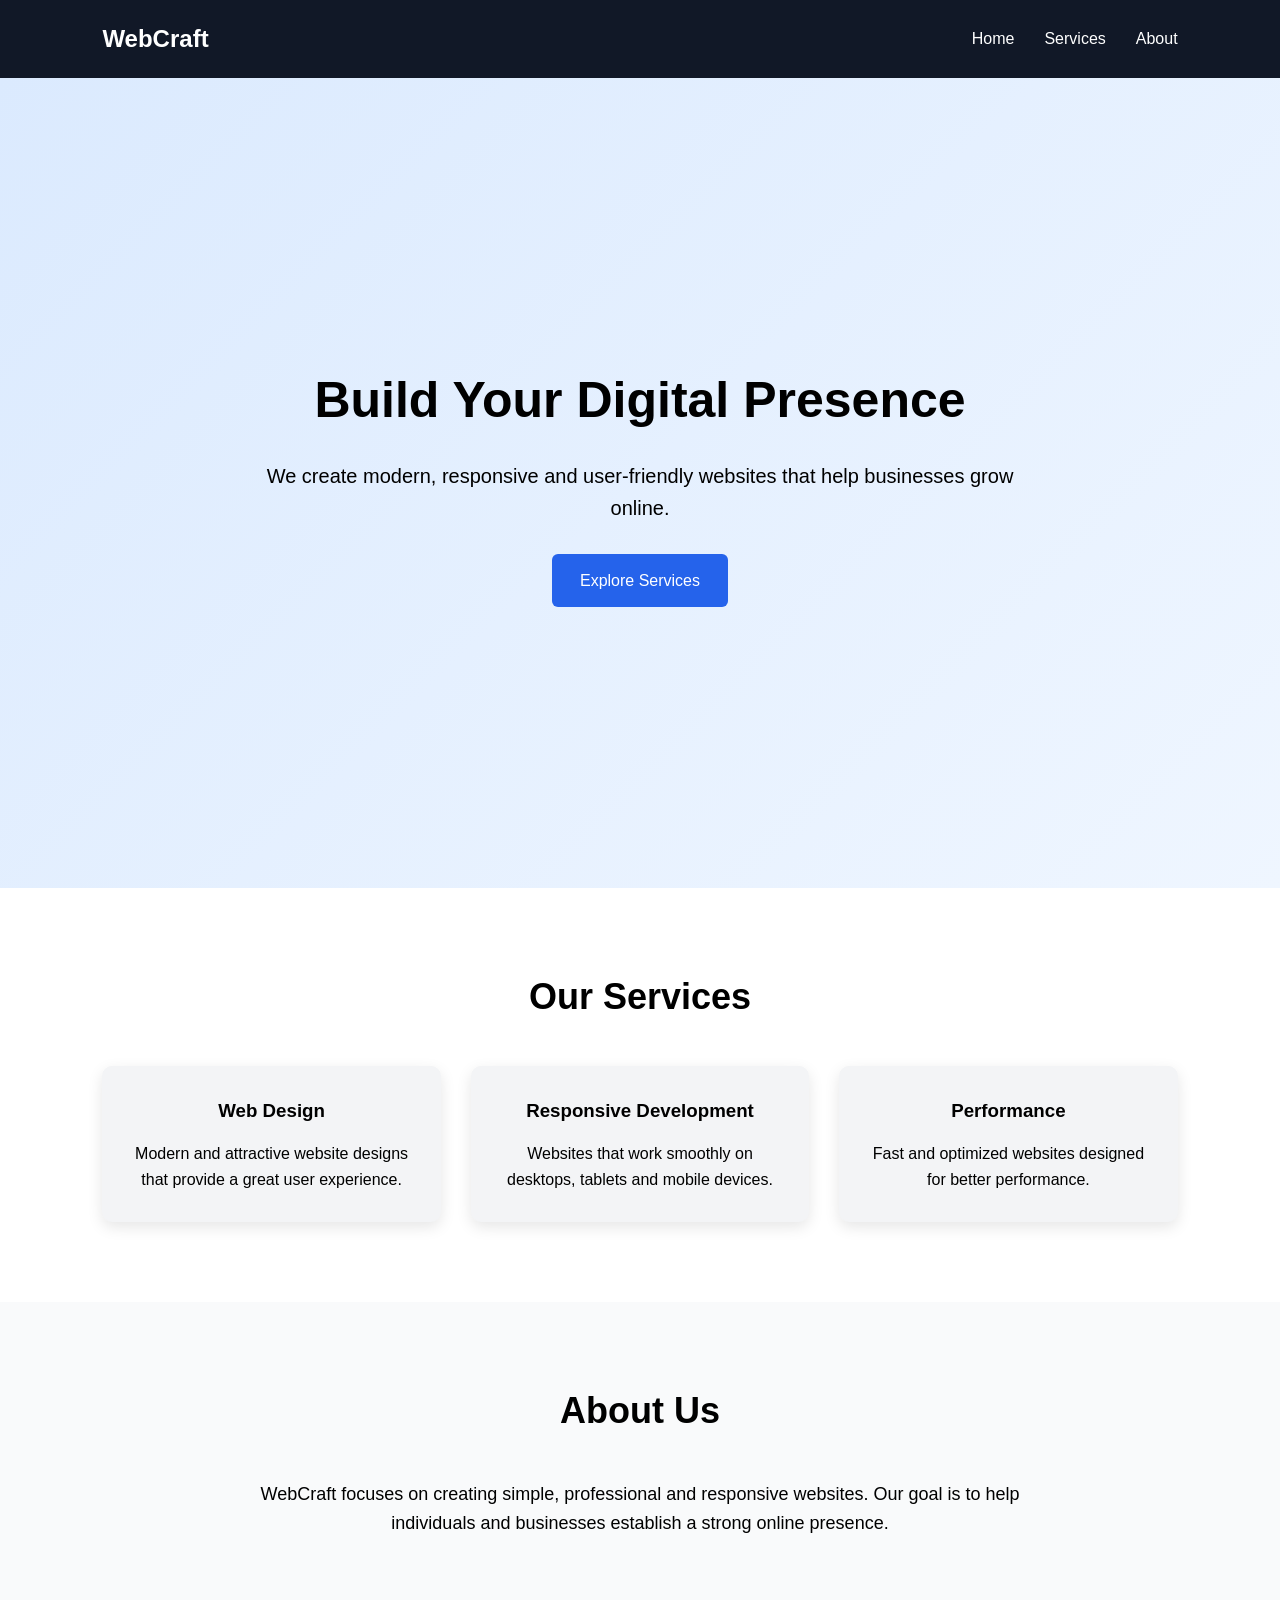
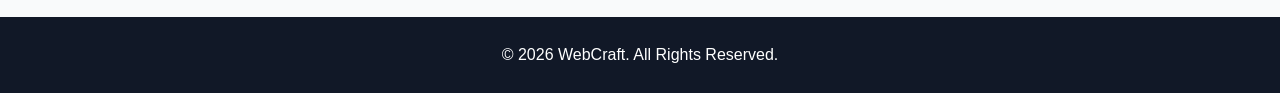
<file: WebDev-L1-LandingPage/index.html>
<!DOCTYPE html>
<html lang="en">

<head>
    <meta charset="UTF-8">
    <meta name="viewport" content="width=device-width, initial-scale=1.0">

    <title>Web Development Landing Page</title>

    <link rel="stylesheet" href="style.css">
</head>

<body>

    <!-- Navigation Bar -->
    <nav class="navbar">

        <div class="logo">
            WebCraft
        </div>

        <ul class="nav-links">
            <li><a href="#home">Home</a></li>
            <li><a href="#services">Services</a></li>
            <li><a href="#about">About</a></li>
        </ul>

    </nav>


    <!-- Hero Section -->
    <section id="home" class="hero">

        <div class="hero-content">

            <h1>Build Your Digital Presence</h1>

            <p>
                We create modern, responsive and user-friendly
                websites that help businesses grow online.
            </p>

            <a href="#services" class="cta-button">
                Explore Services
            </a>

        </div>

    </section>


    <!-- Services Section -->
    <section id="services" class="services">

        <h2>Our Services</h2>

        <div class="service-container">

            <div class="service-card">
                <h3>Web Design</h3>

                <p>
                    Modern and attractive website designs
                    that provide a great user experience.
                </p>
            </div>


            <div class="service-card">
                <h3>Responsive Development</h3>

                <p>
                    Websites that work smoothly on
                    desktops, tablets and mobile devices.
                </p>
            </div>


            <div class="service-card">
                <h3>Performance</h3>

                <p>
                    Fast and optimized websites designed
                    for better performance.
                </p>
            </div>

        </div>

    </section>


    <!-- About Section -->
    <section id="about" class="about">

        <div class="about-content">

            <h2>About Us</h2>

            <p>
                WebCraft focuses on creating simple,
                professional and responsive websites.
                Our goal is to help individuals and
                businesses establish a strong online presence.
            </p>

        </div>

    </section>


    <!-- Footer -->
    <footer>

        <p>
            © 2026 WebCraft. All Rights Reserved.
        </p>

    </footer>

</body>

</html>
</file>
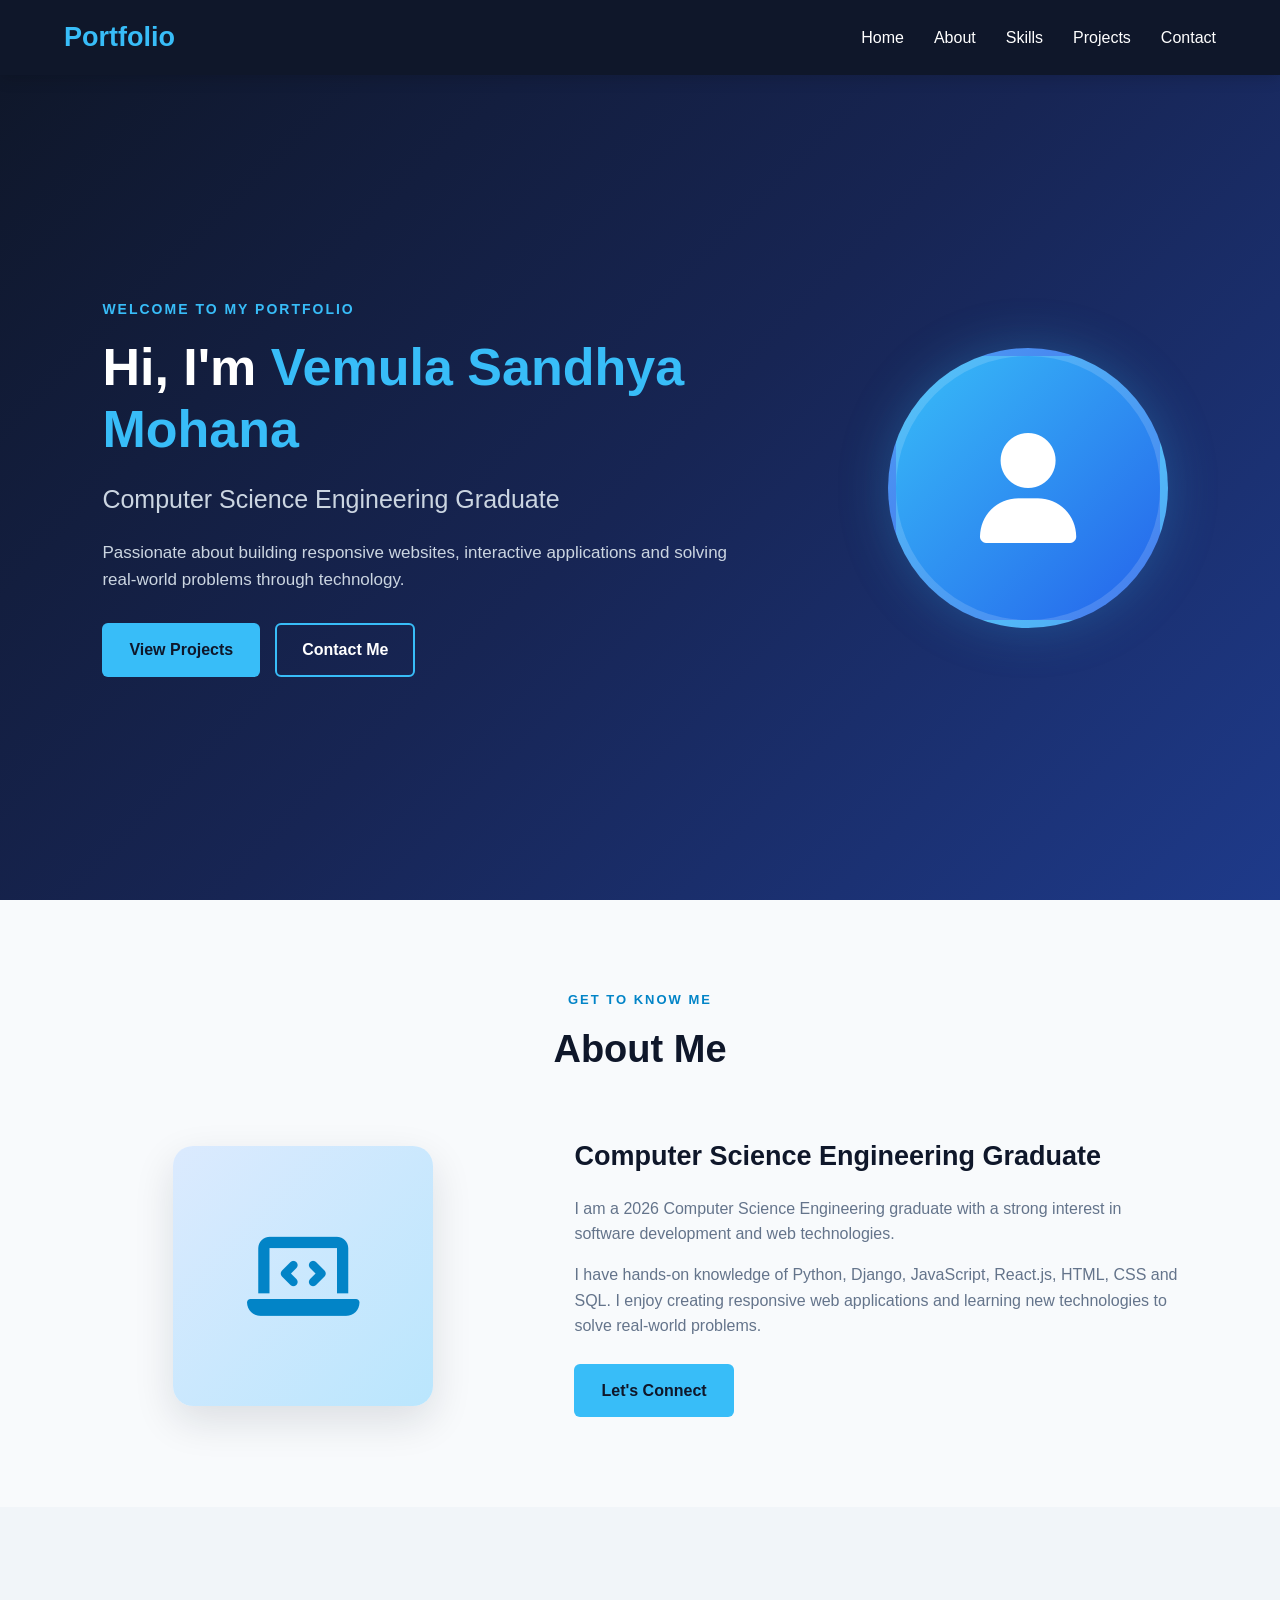
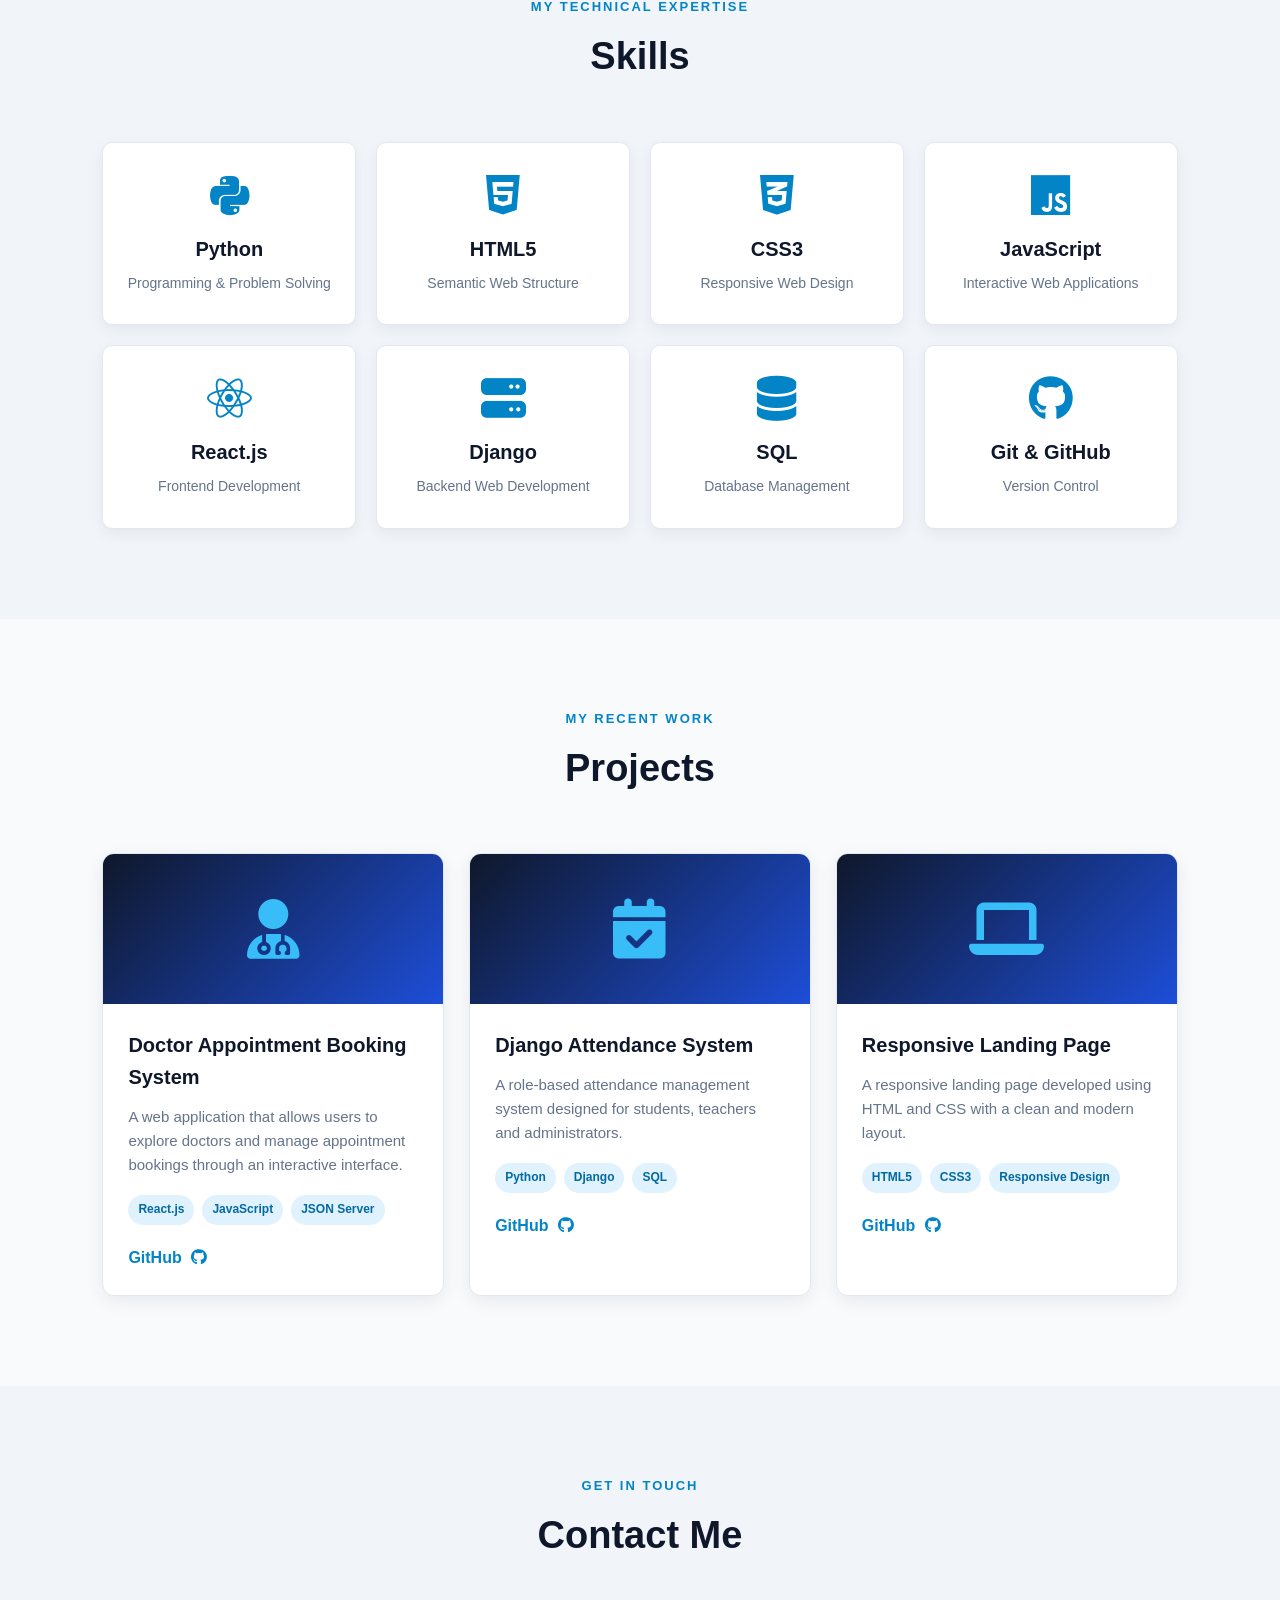
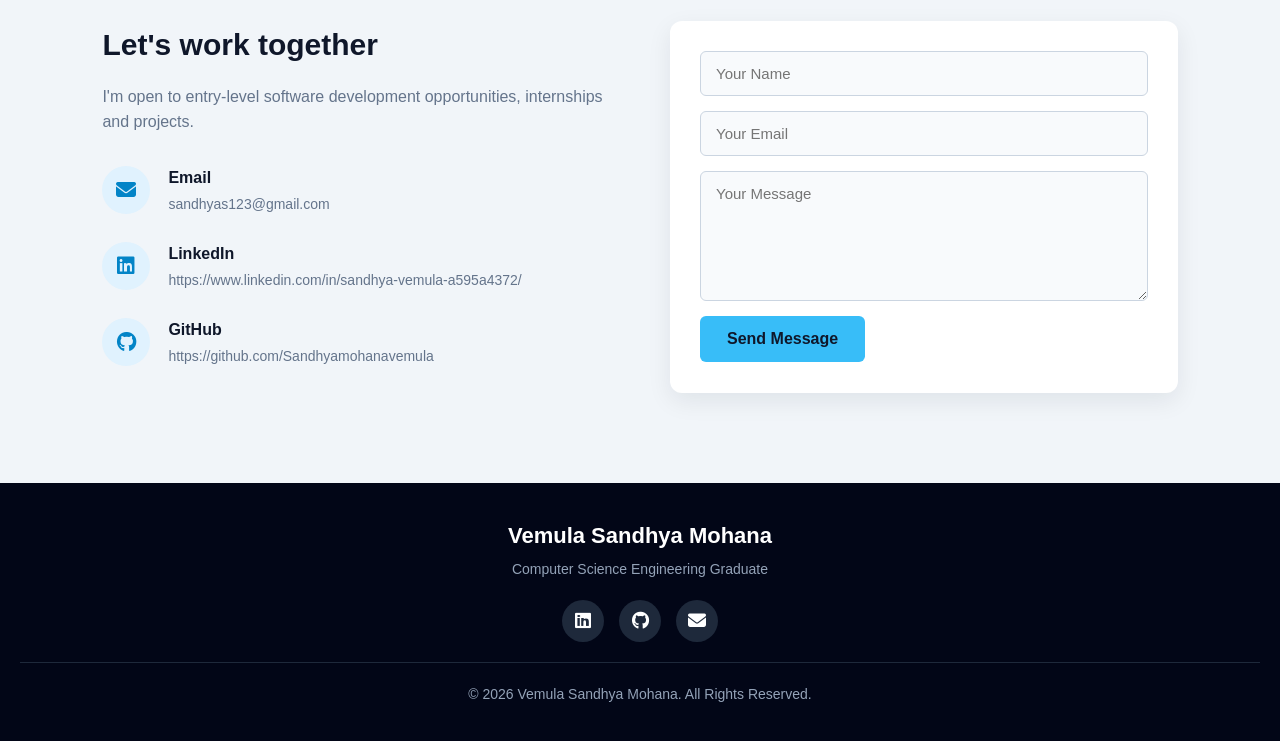
<file: WebDev-L1-PersonalPortfolio/index.html>
<!DOCTYPE html>
<html lang="en">
<head>
    <meta charset="UTF-8">
    <meta name="viewport" content="width=device-width, initial-scale=1.0">

    <title>My Portfolio | CSE Graduate</title>

    <link rel="stylesheet" href="style.css">

    <link
        rel="stylesheet"
        href="https://cdnjs.cloudflare.com/ajax/libs/font-awesome/6.5.2/css/all.min.css"
    >
</head>

<body>

    <!-- ================= NAVBAR ================= -->

    <header>
        <nav class="navbar">

            <div class="logo">
                Portfolio
            </div>

            <ul class="nav-links" id="navLinks">
                <li><a href="#home">Home</a></li>
                <li><a href="#about">About</a></li>
                <li><a href="#skills">Skills</a></li>
                <li><a href="#projects">Projects</a></li>
                <li><a href="#contact">Contact</a></li>
            </ul>

            <div class="menu-icon" id="menuIcon">
                <i class="fas fa-bars"></i>
            </div>

        </nav>
    </header>


    <!-- ================= HOME ================= -->

    <section id="home" class="hero">

        <div class="hero-content">

            <p class="welcome">WELCOME TO MY PORTFOLIO</p>

            <h1>
                Hi, I'm <span>Vemula Sandhya Mohana</span>
            </h1>

            <h2>
                Computer Science Engineering Graduate
            </h2>

            <p class="hero-description">
                Passionate about building responsive websites,
                interactive applications and solving real-world
                problems through technology.
            </p>

            <div class="hero-buttons">
                <a href="#projects" class="btn primary-btn">
                    View Projects
                </a>

                <a href="#contact" class="btn secondary-btn">
                    Contact Me
                </a>
            </div>

        </div>


        <div class="hero-image">

            <div class="profile-circle">
                <i class="fas fa-user"></i>
            </div>

        </div>

    </section>


    <!-- ================= ABOUT ================= -->

    <section id="about" class="section">

        <div class="section-title">
            <p>GET TO KNOW ME</p>
            <h2>About Me</h2>
        </div>

        <div class="about-container">

            <div class="about-image">

                <div class="about-avatar">
                    <i class="fas fa-laptop-code"></i>
                </div>

            </div>

            <div class="about-content">

                <h3>
                    Computer Science Engineering Graduate
                </h3>

                <p>
                    I am a 2026 Computer Science Engineering graduate
                    with a strong interest in software development and
                    web technologies.
                </p>

                <p>
                    I have hands-on knowledge of Python, Django,
                    JavaScript, React.js, HTML, CSS and SQL. I enjoy
                    creating responsive web applications and learning
                    new technologies to solve real-world problems.
                </p>

                <a href="#contact" class="btn primary-btn">
                    Let's Connect
                </a>

            </div>

        </div>

    </section>


    <!-- ================= SKILLS ================= -->

    <section id="skills" class="section skills-section">

        <div class="section-title">
            <p>MY TECHNICAL EXPERTISE</p>
            <h2>Skills</h2>
        </div>

        <div class="skills-container">

            <div class="skill-card">
                <i class="fab fa-python"></i>
                <h3>Python</h3>
                <p>Programming & Problem Solving</p>
            </div>

            <div class="skill-card">
                <i class="fab fa-html5"></i>
                <h3>HTML5</h3>
                <p>Semantic Web Structure</p>
            </div>

            <div class="skill-card">
                <i class="fab fa-css3-alt"></i>
                <h3>CSS3</h3>
                <p>Responsive Web Design</p>
            </div>

            <div class="skill-card">
                <i class="fab fa-js"></i>
                <h3>JavaScript</h3>
                <p>Interactive Web Applications</p>
            </div>

            <div class="skill-card">
                <i class="fab fa-react"></i>
                <h3>React.js</h3>
                <p>Frontend Development</p>
            </div>

            <div class="skill-card">
                <i class="fas fa-server"></i>
                <h3>Django</h3>
                <p>Backend Web Development</p>
            </div>

            <div class="skill-card">
                <i class="fas fa-database"></i>
                <h3>SQL</h3>
                <p>Database Management</p>
            </div>

            <div class="skill-card">
                <i class="fab fa-github"></i>
                <h3>Git & GitHub</h3>
                <p>Version Control</p>
            </div>

        </div>

    </section>


    <!-- ================= PROJECTS ================= -->

    <section id="projects" class="section">

        <div class="section-title">
            <p>MY RECENT WORK</p>
            <h2>Projects</h2>
        </div>

        <div class="projects-container">

            <!-- Project 1 -->

            <div class="project-card">

                <div class="project-icon">
                    <i class="fas fa-user-md"></i>
                </div>

                <div class="project-content">

                    <h3>
                        Doctor Appointment Booking System
                    </h3>

                    <p>
                        A web application that allows users to
                        explore doctors and manage appointment
                        bookings through an interactive interface.
                    </p>

                    <div class="project-tech">
                        <span>React.js</span>
                        <span>JavaScript</span>
                        <span>JSON Server</span>
                    </div>

                    <a href="#" class="project-link">
                        GitHub <i class="fab fa-github"></i>
                    </a>

                </div>

            </div>


            <!-- Project 2 -->

            <div class="project-card">

                <div class="project-icon">
                    <i class="fas fa-calendar-check"></i>
                </div>

                <div class="project-content">

                    <h3>
                        Django Attendance System
                    </h3>

                    <p>
                        A role-based attendance management system
                        designed for students, teachers and
                        administrators.
                    </p>

                    <div class="project-tech">
                        <span>Python</span>
                        <span>Django</span>
                        <span>SQL</span>
                    </div>

                    <a href="#" class="project-link">
                        GitHub <i class="fab fa-github"></i>
                    </a>

                </div>

            </div>


            <!-- Project 3 -->

            <div class="project-card">

                <div class="project-icon">
                    <i class="fas fa-laptop"></i>
                </div>

                <div class="project-content">

                    <h3>
                        Responsive Landing Page
                    </h3>

                    <p>
                        A responsive landing page developed using
                        HTML and CSS with a clean and modern layout.
                    </p>

                    <div class="project-tech">
                        <span>HTML5</span>
                        <span>CSS3</span>
                        <span>Responsive Design</span>
                    </div>

                    <a href="#" class="project-link">
                        GitHub <i class="fab fa-github"></i>
                    </a>

                </div>

            </div>

        </div>

    </section>


    <!-- ================= CONTACT ================= -->

    <section id="contact" class="section contact-section">

        <div class="section-title">
            <p>GET IN TOUCH</p>
            <h2>Contact Me</h2>
        </div>

        <div class="contact-container">

            <div class="contact-info">

                <h3>
                    Let's work together
                </h3>

                <p>
                    I'm open to entry-level software development
                    opportunities, internships and projects.
                </p>


                <div class="contact-item">

                    <i class="fas fa-envelope"></i>

                    <div>
                        <h4>Email</h4>
                        <p>sandhyas123@gmail.com</p>
                    </div>

                </div>


                <div class="contact-item">

                    <i class="fab fa-linkedin"></i>

                    <div>
                        <h4>LinkedIn</h4>
                        <p>https://www.linkedin.com/in/sandhya-vemula-a595a4372/</p>
                    </div>

                </div>


                <div class="contact-item">

                    <i class="fab fa-github"></i>

                    <div>
                        <h4>GitHub</h4>
                        <p>https://github.com/Sandhyamohanavemula</p>
                    </div>

                </div>

            </div>


            <div class="contact-form">

                <form>

                    <input
                        type="text"
                        placeholder="Your Name"
                        required
                    >

                    <input
                        type="email"
                        placeholder="Your Email"
                        required
                    >

                    <textarea
                        rows="6"
                        placeholder="Your Message"
                        required
                    ></textarea>

                    <button type="submit" class="btn primary-btn">
                        Send Message
                    </button>

                </form>

            </div>

        </div>

    </section>


    <!-- ================= FOOTER ================= -->

    <footer>

        <div class="footer-content">

            <h3>Vemula Sandhya Mohana</h3>

            <p>
                Computer Science Engineering Graduate
            </p>

            <div class="social-links">

                <a href="#">
                    <i class="fab fa-linkedin"></i>
                </a>

                <a href="#">
                    <i class="fab fa-github"></i>
                </a>

                <a href="mailto:sandhyas123@gmail.com">
                    <i class="fas fa-envelope"></i>
                </a>

            </div>

            <p class="copyright">
                © 2026 Vemula Sandhya Mohana. All Rights Reserved.
            </p>

        </div>

    </footer>


    <!-- ================= JAVASCRIPT ================= -->

    <script>

        const menuIcon = document.getElementById("menuIcon");
        const navLinks = document.getElementById("navLinks");

        menuIcon.addEventListener("click", function () {

            navLinks.classList.toggle("active");

        });


        document.querySelectorAll(".nav-links a").forEach(function(link) {

            link.addEventListener("click", function() {

                navLinks.classList.remove("active");

            });

        });

    </script>

</body>
</html>
</file>
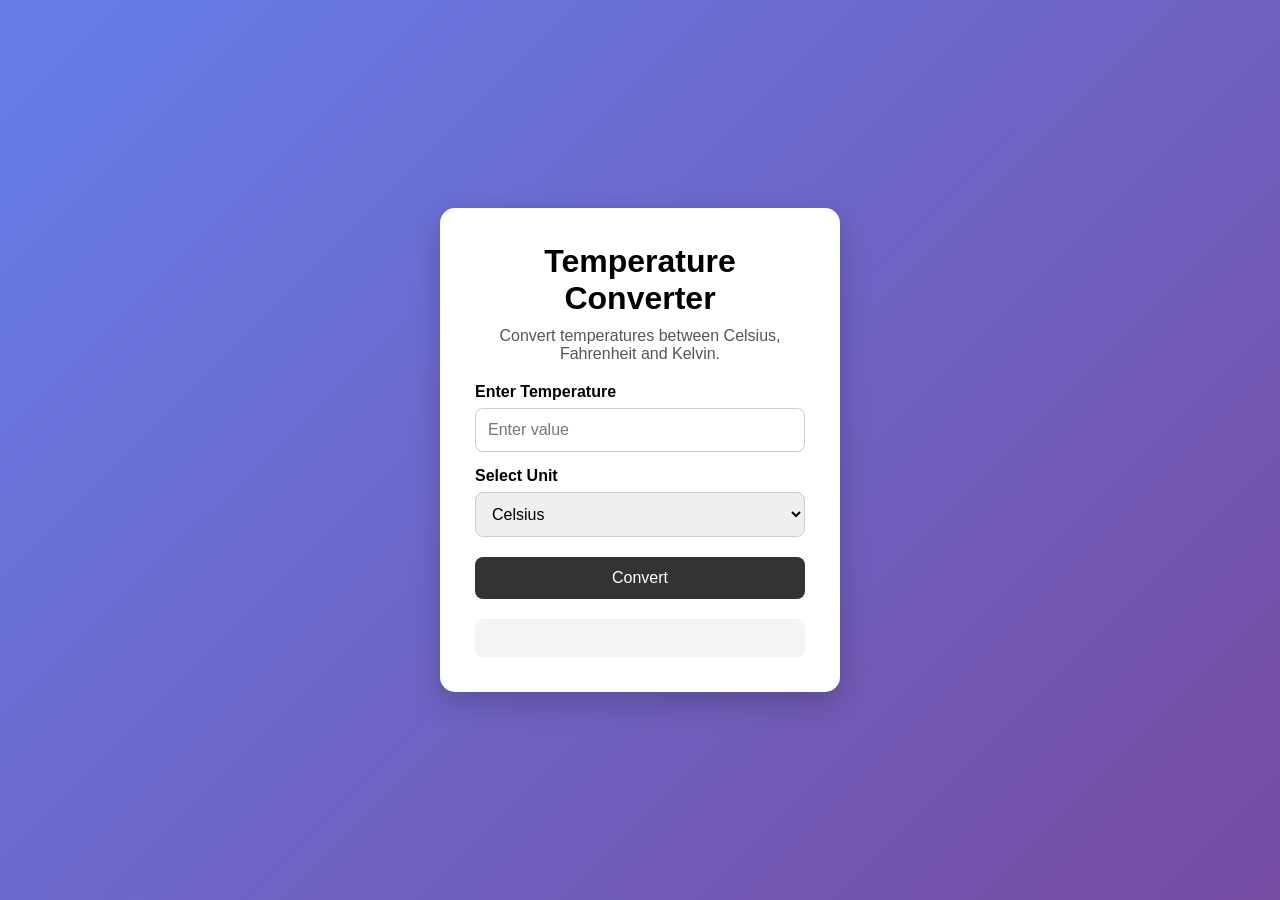
<file: WebDev-L1-Task3-TemperatureConverter/index.html>
<!DOCTYPE html>
<html lang="en">
<head>
    <meta charset="UTF-8">
    <meta name="viewport" content="width=device-width, initial-scale=1.0">
    <title>Temperature Converter</title>
    <link rel="stylesheet" href="style.css">
</head>
<body>

    <div class="converter">
        <h1>Temperature Converter</h1>
        <p>Convert temperatures between Celsius, Fahrenheit and Kelvin.</p>

        <label for="temperature">Enter Temperature</label>
        <input type="number" id="temperature" placeholder="Enter value">

        <label for="unit">Select Unit</label>
        <select id="unit">
            <option value="Celsius">Celsius</option>
            <option value="Fahrenheit">Fahrenheit</option>
            <option value="Kelvin">Kelvin</option>
        </select>

        <button onclick="convertTemperature()">Convert</button>

        <div id="error"></div>

        <div id="result">
            <p id="celsius"></p>
            <p id="fahrenheit"></p>
            <p id="kelvin"></p>
        </div>
    </div>

    <script src="script.js"></script>
</body>
</html>
</file>
<file: WebDev-L1-LandingPage/style.css>
* {
    margin: 0;
    padding: 0;
    box-sizing: border-box;
}

html {
    scroll-behavior: smooth;
}

body {
    font-family: Arial, sans-serif;
    line-height: 1.6;
}


/* Navigation */

.navbar {
    position: sticky;
    top: 0;

    display: flex;
    justify-content: space-between;
    align-items: center;

    padding: 20px 8%;

    background-color: #111827;
    color: white;

    z-index: 1000;
}

.logo {
    font-size: 24px;
    font-weight: bold;
}

.nav-links {
    display: flex;
    list-style: none;
    gap: 30px;
}

.nav-links a {
    color: white;
    text-decoration: none;
    font-size: 16px;
}

.nav-links a:hover {
    color: #60a5fa;
}


/* Hero */

.hero {
    min-height: 90vh;

    display: flex;
    justify-content: center;
    align-items: center;

    text-align: center;

    padding: 40px 20px;

    background: linear-gradient(
        135deg,
        #dbeafe,
        #eff6ff
    );
}

.hero-content {
    max-width: 800px;
}

.hero h1 {
    font-size: 50px;
    margin-bottom: 20px;
}

.hero p {
    font-size: 20px;
    margin-bottom: 30px;
}

.cta-button {
    display: inline-block;

    padding: 14px 28px;

    background-color: #2563eb;
    color: white;

    text-decoration: none;

    border-radius: 6px;
}

.cta-button:hover {
    background-color: #1d4ed8;
}


/* Services */

.services {
    padding: 80px 8%;
    text-align: center;
}

.services h2,
.about h2 {
    font-size: 36px;
    margin-bottom: 40px;
}

.service-container {
    display: grid;

    grid-template-columns:
        repeat(3, 1fr);

    gap: 30px;
}

.service-card {
    padding: 30px;

    border-radius: 10px;

    background-color: #f3f4f6;

    box-shadow:
        0 5px 15px rgba(0, 0, 0, 0.1);
}

.service-card h3 {
    margin-bottom: 15px;
}


/* About */

.about {
    padding: 80px 8%;

    background-color: #f9fafb;

    text-align: center;
}

.about-content {
    max-width: 800px;
    margin: auto;
}

.about p {
    font-size: 18px;
}


/* Footer */

footer {
    padding: 25px;

    text-align: center;

    background-color: #111827;
    color: white;
}


/* Responsive Design */

@media (max-width: 768px) {

    .navbar {
        flex-direction: column;
        gap: 15px;
    }

    .hero h1 {
        font-size: 36px;
    }

    .service-container {
        grid-template-columns: 1fr;
    }

    .nav-links {
        gap: 15px;
    }
}
</file>
<file: WebDev-L1-PersonalPortfolio/style.css>
/* =====================================================
   RESET & GLOBAL STYLES
===================================================== */

* {
    margin: 0;
    padding: 0;
    box-sizing: border-box;
}

html {
    scroll-behavior: smooth;
}

body {
    font-family: "Segoe UI", Arial, sans-serif;
    background: #f8fafc;
    color: #1e293b;
    line-height: 1.6;
}

a {
    text-decoration: none;
}

ul {
    list-style: none;
}

section {
    scroll-margin-top: 80px;
}


/* =====================================================
   NAVBAR
===================================================== */

header {
    position: sticky;
    top: 0;
    z-index: 1000;

    background: #0f172a;

    box-shadow: 0 3px 15px rgba(0, 0, 0, 0.15);
}

.navbar {
    width: 90%;
    max-width: 1200px;
    min-height: 75px;

    margin: auto;

    display: flex;
    align-items: center;
    justify-content: space-between;
}

.logo {
    font-size: 27px;
    font-weight: 700;
    color: #38bdf8;
}

.nav-links {
    display: flex;
    align-items: center;
    gap: 30px;
}

.nav-links li a {
    position: relative;

    color: #ffffff;
    font-size: 16px;
    font-weight: 500;

    transition: 0.3s ease;
}

.nav-links li a::after {
    content: "";

    position: absolute;
    left: 0;
    bottom: -7px;

    width: 0;
    height: 2px;

    background: #38bdf8;

    transition: 0.3s ease;
}

.nav-links li a:hover {
    color: #38bdf8;
}

.nav-links li a:hover::after {
    width: 100%;
}

.menu-icon {
    display: none;

    color: white;
    font-size: 25px;

    cursor: pointer;
}


/* =====================================================
   HERO SECTION
===================================================== */

.hero {
    min-height: calc(100vh - 75px);

    width: 100%;

    padding: 80px 8%;

    display: flex;
    align-items: center;
    justify-content: space-between;

    gap: 60px;

    background:
        linear-gradient(
            135deg,
            #0f172a,
            #172554,
            #1e3a8a
        );

    color: white;
}

.hero-content {
    max-width: 700px;
}

.welcome {
    color: #38bdf8;

    font-size: 14px;
    font-weight: 700;

    letter-spacing: 2px;

    margin-bottom: 15px;
}

.hero h1 {
    font-size: 52px;
    line-height: 1.2;

    margin-bottom: 18px;
}

.hero h1 span {
    color: #38bdf8;
}

.hero h2 {
    font-size: 25px;

    font-weight: 500;

    color: #cbd5e1;

    margin-bottom: 20px;
}

.hero-description {
    max-width: 650px;

    color: #cbd5e1;

    font-size: 17px;

    margin-bottom: 30px;
}


/* =====================================================
   BUTTONS
===================================================== */

.hero-buttons {
    display: flex;

    gap: 15px;

    flex-wrap: wrap;
}

.btn {
    display: inline-block;

    padding: 12px 25px;

    border-radius: 6px;

    font-size: 16px;
    font-weight: 600;

    border: 2px solid transparent;

    cursor: pointer;

    transition: all 0.3s ease;
}

.primary-btn {
    background: #38bdf8;
    color: #0f172a;
}

.primary-btn:hover {
    background: #ffffff;

    transform: translateY(-3px);

    box-shadow:
        0 8px 20px rgba(56, 189, 248, 0.25);
}

.secondary-btn {
    background: transparent;

    color: white;

    border-color: #38bdf8;
}

.secondary-btn:hover {
    background: #38bdf8;

    color: #0f172a;

    transform: translateY(-3px);
}


/* =====================================================
   HERO IMAGE / PROFILE
===================================================== */

.hero-image {
    display: flex;

    justify-content: center;
    align-items: center;

    min-width: 300px;
}

.profile-circle {
    width: 280px;
    height: 280px;

    border-radius: 50%;

    display: flex;
    justify-content: center;
    align-items: center;

    background:
        linear-gradient(
            135deg,
            #38bdf8,
            #2563eb
        );

    border: 8px solid rgba(255, 255, 255, 0.15);

    box-shadow:
        0 0 50px rgba(56, 189, 248, 0.25);
}

.profile-circle i {
    font-size: 110px;

    color: white;
}


/* =====================================================
   GENERAL SECTIONS
===================================================== */

.section {
    padding: 90px 8%;
}

.section-title {
    text-align: center;

    margin-bottom: 55px;
}

.section-title p {
    color: #0284c7;

    font-size: 13px;
    font-weight: 700;

    letter-spacing: 2px;

    margin-bottom: 8px;
}

.section-title h2 {
    font-size: 38px;

    color: #0f172a;
}


/* =====================================================
   ABOUT SECTION
===================================================== */

.about-container {
    max-width: 1100px;

    margin: auto;

    display: grid;

    grid-template-columns: 0.8fr 1.2fr;

    gap: 70px;

    align-items: center;
}

.about-image {
    display: flex;

    justify-content: center;
    align-items: center;
}

.about-avatar {
    width: 260px;
    height: 260px;

    border-radius: 20px;

    display: flex;
    justify-content: center;
    align-items: center;

    background:
        linear-gradient(
            135deg,
            #dbeafe,
            #bae6fd
        );

    box-shadow:
        0 15px 40px rgba(15, 23, 42, 0.12);
}

.about-avatar i {
    font-size: 90px;

    color: #0284c7;
}

.about-content h3 {
    font-size: 27px;

    color: #0f172a;

    margin-bottom: 18px;
}

.about-content p {
    color: #64748b;

    margin-bottom: 15px;

    font-size: 16px;
}

.about-content .btn {
    margin-top: 10px;
}


/* =====================================================
   SKILLS SECTION
===================================================== */

.skills-section {
    background: #f1f5f9;
}

.skills-container {
    max-width: 1100px;

    margin: auto;

    display: grid;

    grid-template-columns:
        repeat(4, 1fr);

    gap: 20px;
}

.skill-card {
    background: white;

    padding: 30px 20px;

    text-align: center;

    border-radius: 10px;

    border: 1px solid #e2e8f0;

    box-shadow:
        0 5px 15px rgba(15, 23, 42, 0.06);

    transition: all 0.3s ease;
}

.skill-card:hover {
    transform: translateY(-7px);

    border-color: #38bdf8;

    box-shadow:
        0 12px 25px rgba(15, 23, 42, 0.12);
}

.skill-card i {
    font-size: 45px;

    color: #0284c7;

    margin-bottom: 15px;
}

.skill-card h3 {
    font-size: 20px;

    color: #0f172a;

    margin-bottom: 7px;
}

.skill-card p {
    color: #64748b;

    font-size: 14px;
}


/* =====================================================
   PROJECTS SECTION
===================================================== */

.projects-container {
    max-width: 1100px;

    margin: auto;

    display: grid;

    grid-template-columns:
        repeat(3, 1fr);

    gap: 25px;
}

.project-card {
    background: white;

    border-radius: 12px;

    overflow: hidden;

    border: 1px solid #e2e8f0;

    box-shadow:
        0 5px 18px rgba(15, 23, 42, 0.07);

    transition: all 0.3s ease;
}

.project-card:hover {
    transform: translateY(-8px);

    box-shadow:
        0 15px 30px rgba(15, 23, 42, 0.14);
}

.project-icon {
    height: 150px;

    display: flex;
    justify-content: center;
    align-items: center;

    background:
        linear-gradient(
            135deg,
            #0f172a,
            #1d4ed8
        );

    color: #38bdf8;
}

.project-icon i {
    font-size: 60px;
}

.project-content {
    padding: 25px;
}

.project-content h3 {
    font-size: 20px;

    color: #0f172a;

    margin-bottom: 12px;
}

.project-content p {
    color: #64748b;

    font-size: 15px;

    margin-bottom: 18px;
}

.project-tech {
    display: flex;

    flex-wrap: wrap;

    gap: 8px;

    margin-bottom: 20px;
}

.project-tech span {
    padding: 5px 10px;

    background: #e0f2fe;

    color: #0369a1;

    border-radius: 20px;

    font-size: 12px;

    font-weight: 600;
}

.project-link {
    color: #0284c7;

    font-weight: 600;

    transition: 0.3s;
}

.project-link:hover {
    color: #0f172a;
}

.project-link i {
    margin-left: 5px;
}


/* =====================================================
   CONTACT SECTION
===================================================== */

.contact-section {
    background: #f1f5f9;
}

.contact-container {
    max-width: 1100px;

    margin: auto;

    display: grid;

    grid-template-columns: 1fr 1fr;

    gap: 60px;
}

.contact-info h3 {
    font-size: 30px;

    color: #0f172a;

    margin-bottom: 15px;
}

.contact-info > p {
    color: #64748b;

    margin-bottom: 30px;
}

.contact-item {
    display: flex;

    align-items: center;

    gap: 18px;

    margin-bottom: 25px;
}

.contact-item > i {
    width: 48px;
    height: 48px;

    display: flex;
    align-items: center;
    justify-content: center;

    border-radius: 50%;

    background: #e0f2fe;

    color: #0284c7;

    font-size: 20px;
}

.contact-item h4 {
    color: #0f172a;

    margin-bottom: 3px;
}

.contact-item p {
    color: #64748b;

    font-size: 14px;
}


/* =====================================================
   CONTACT FORM
===================================================== */

.contact-form {
    background: white;

    padding: 30px;

    border-radius: 12px;

    box-shadow:
        0 8px 25px rgba(15, 23, 42, 0.08);
}

.contact-form form {
    display: flex;

    flex-direction: column;

    gap: 15px;
}

.contact-form input,
.contact-form textarea {
    width: 100%;

    padding: 13px 15px;

    border: 1px solid #cbd5e1;

    border-radius: 6px;

    background: #f8fafc;

    color: #1e293b;

    font-family: inherit;

    font-size: 15px;

    outline: none;

    transition: 0.3s;
}

.contact-form input:focus,
.contact-form textarea:focus {
    border-color: #38bdf8;

    background: white;

    box-shadow:
        0 0 0 3px rgba(56, 189, 248, 0.12);
}

.contact-form textarea {
    resize: vertical;
}

.contact-form .btn {
    width: fit-content;
}


/* =====================================================
   FOOTER
===================================================== */

footer {
    background: #020617;

    color: white;

    text-align: center;

    padding: 35px 20px;
}

.footer-content h3 {
    font-size: 22px;

    margin-bottom: 5px;
}

.footer-content > p {
    color: #94a3b8;

    font-size: 14px;
}

.social-links {
    display: flex;

    justify-content: center;

    gap: 15px;

    margin: 20px 0;
}

.social-links a {
    width: 42px;
    height: 42px;

    display: flex;

    align-items: center;
    justify-content: center;

    border-radius: 50%;

    background: #1e293b;

    color: white;

    font-size: 18px;

    transition: 0.3s;
}

.social-links a:hover {
    background: #38bdf8;

    color: #0f172a;

    transform: translateY(-4px);
}

.copyright {
    border-top: 1px solid #1e293b;

    padding-top: 20px;

    margin-top: 20px;
}


/* =====================================================
   TABLET RESPONSIVE
===================================================== */

@media (max-width: 1000px) {

    .hero {
        padding: 70px 5%;
    }

    .hero h1 {
        font-size: 43px;
    }

    .skills-container {
        grid-template-columns:
            repeat(2, 1fr);
    }

    .projects-container {
        grid-template-columns:
            repeat(2, 1fr);
    }
}


/* =====================================================
   MOBILE RESPONSIVE
===================================================== */

@media (max-width: 768px) {

    /* Navbar */

    .navbar {
        width: 94%;
    }

    .menu-icon {
        display: block;
    }

    .nav-links {
        position: absolute;

        top: 75px;
        left: 0;

        width: 100%;

        display: none;

        flex-direction: column;

        gap: 0;

        background: #0f172a;

        padding: 15px 0;

        box-shadow:
            0 8px 15px rgba(0, 0, 0, 0.15);
    }

    .nav-links.active {
        display: flex;
    }

    .nav-links li {
        width: 100%;

        text-align: center;
    }

    .nav-links li a {
        display: block;

        padding: 12px;
    }

    .nav-links li a::after {
        display: none;
    }


    /* Hero */

    .hero {
        min-height: auto;

        padding: 80px 6%;

        flex-direction: column;

        text-align: center;
    }

    .hero h1 {
        font-size: 38px;
    }

    .hero h2 {
        font-size: 21px;
    }

    .hero-description {
        font-size: 16px;
    }

    .hero-buttons {
        justify-content: center;
    }

    .profile-circle {
        width: 220px;
        height: 220px;
    }

    .profile-circle i {
        font-size: 80px;
    }


    /* About */

    .section {
        padding: 70px 6%;
    }

    .about-container {
        grid-template-columns: 1fr;

        gap: 40px;

        text-align: center;
    }

    .about-avatar {
        width: 210px;
        height: 210px;
    }

    .about-avatar i {
        font-size: 70px;
    }


    /* Skills */

    .skills-container {
        grid-template-columns: 1fr 1fr;
    }


    /* Projects */

    .projects-container {
        grid-template-columns: 1fr;
    }


    /* Contact */

    .contact-container {
        grid-template-columns: 1fr;

        gap: 40px;
    }
}


/* =====================================================
   SMALL MOBILE
===================================================== */

@media (max-width: 480px) {

    .logo {
        font-size: 23px;
    }

    .hero h1 {
        font-size: 31px;
    }

    .hero h2 {
        font-size: 18px;
    }

    .welcome {
        font-size: 12px;
    }

    .hero-buttons {
        flex-direction: column;

        align-items: center;
    }

    .hero-buttons .btn {
        width: 190px;

        text-align: center;
    }

    .section-title h2 {
        font-size: 30px;
    }

    .skills-container {
        grid-template-columns: 1fr;
    }

    .skill-card {
        padding: 25px 15px;
    }

    .contact-form {
        padding: 20px;
    }

    .contact-info h3 {
        font-size: 25px;
    }
}
</file>
<file: WebDev-L1-Task3-TemperatureConverter/style.css>
* {
    margin: 0;
    padding: 0;
    box-sizing: border-box;
}

body {
    font-family: Arial, sans-serif;
    min-height: 100vh;
    display: flex;
    justify-content: center;
    align-items: center;
    background: linear-gradient(135deg, #667eea, #764ba2);
}

.converter {
    width: 400px;
    padding: 35px;
    background: white;
    border-radius: 15px;
    text-align: center;
    box-shadow: 0 10px 30px rgba(0, 0, 0, 0.2);
}

.converter h1 {
    margin-bottom: 10px;
}

.converter p {
    margin-bottom: 20px;
    color: #555;
}

label {
    display: block;
    text-align: left;
    margin: 15px 0 7px;
    font-weight: bold;
}

input,
select {
    width: 100%;
    padding: 12px;
    border: 1px solid #ccc;
    border-radius: 8px;
    font-size: 16px;
}

button {
    width: 100%;
    margin-top: 20px;
    padding: 12px;
    border: none;
    border-radius: 8px;
    background: #333;
    color: white;
    font-size: 16px;
    cursor: pointer;
}

button:hover {
    background: #555;
}

#error {
    margin-top: 15px;
    color: red;
    font-weight: bold;
}

#result {
    margin-top: 20px;
    padding: 15px;
    background: #f4f4f4;
    border-radius: 8px;
}

#result p {
    margin: 8px 0;
    color: #222;
}
</file>
